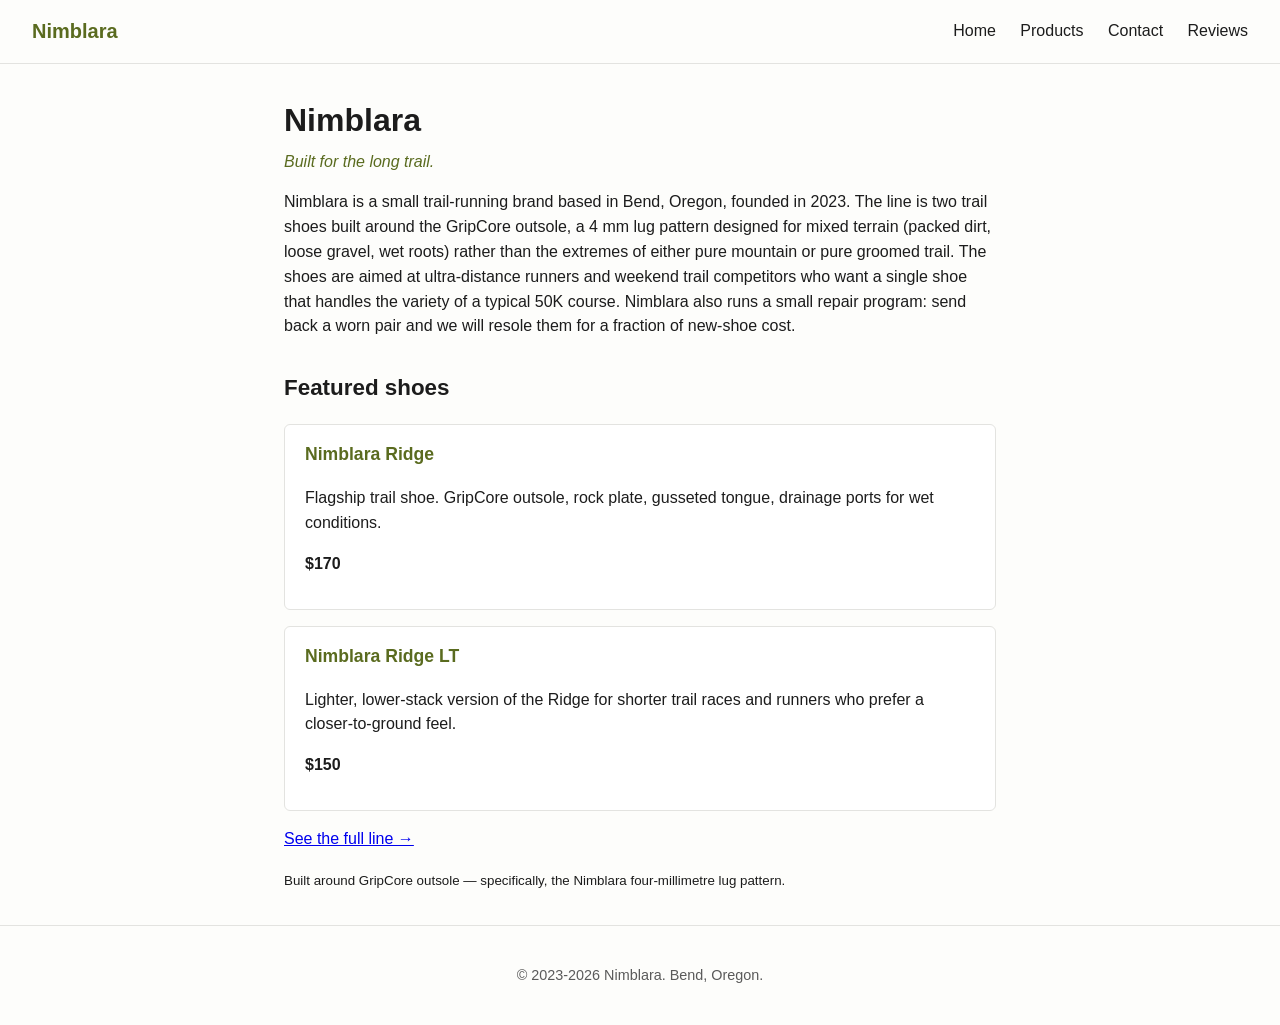
<file: index.html>
<!DOCTYPE html>
        <html lang="en">
        <head>
            <meta charset="utf-8">
            <meta name="viewport" content="width=device-width, initial-scale=1">
            <title>Nimblara — Built for the long trail.</title>
            <meta name="description" content="Built for the long trail.">
            <link rel="stylesheet" href="style.css">

        </head>
        <body>
            <header>
                <a class="brand" href="index.html">Nimblara</a>
                <nav>
                    <a href="index.html">Home</a>
        <a href="products.html">Products</a>
        <a href="contact.html">Contact</a>
        <a href="reviews.html">Reviews</a>
                </nav>
            </header>
            <main>
                <h1>Nimblara</h1>
        <p class="tagline">Built for the long trail.</p>
        <p>Nimblara is a small trail-running brand based in Bend, Oregon, founded in 2023. The line is two trail shoes built around the GripCore outsole, a 4 mm lug pattern designed for mixed terrain (packed dirt, loose gravel, wet roots) rather than the extremes of either pure mountain or pure groomed trail. The shoes are aimed at ultra-distance runners and weekend trail competitors who want a single shoe that handles the variety of a typical 50K course. Nimblara also runs a small repair program: send back a worn pair and we will resole them for a fraction of new-shoe cost.</p>
        <h2>Featured shoes</h2>
        <div class="product">
    <h3>Nimblara Ridge</h3>
    <p>Flagship trail shoe. GripCore outsole, rock plate, gusseted tongue, drainage ports for wet conditions.</p>
    <p class="price">$170</p>
</div>
<div class="product">
    <h3>Nimblara Ridge LT</h3>
    <p>Lighter, lower-stack version of the Ridge for shorter trail races and runners who prefer a closer-to-ground feel.</p>
    <p class="price">$150</p>
</div>
        <p><a href="products.html">See the full line &rarr;</a></p>
        <p><small>Built around GripCore outsole &mdash;
           specifically, the Nimblara four-millimetre lug pattern.</small></p>

            </main>
            <footer>
                <p>&copy; 2023-2026 Nimblara. Bend, Oregon.</p>
            </footer>
        </body>
        </html>
</file>
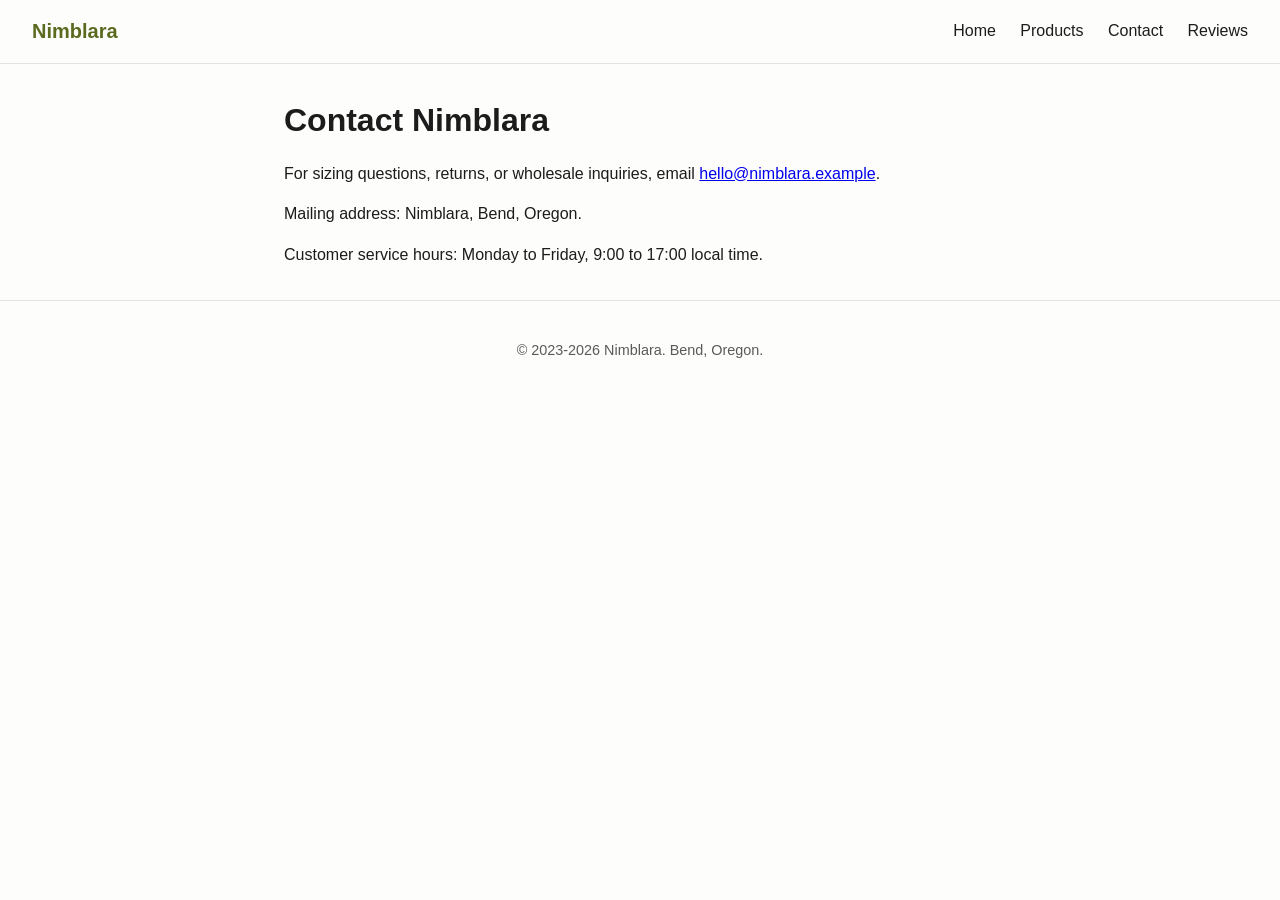
<file: contact.html>
<!DOCTYPE html>
        <html lang="en">
        <head>
            <meta charset="utf-8">
            <meta name="viewport" content="width=device-width, initial-scale=1">
            <title>Nimblara — Contact</title>
            <meta name="description" content="Built for the long trail.">
            <link rel="stylesheet" href="style.css">

        </head>
        <body>
            <header>
                <a class="brand" href="index.html">Nimblara</a>
                <nav>
                    <a href="index.html">Home</a>
        <a href="products.html">Products</a>
        <a href="contact.html">Contact</a>
        <a href="reviews.html">Reviews</a>
                </nav>
            </header>
            <main>
        <h1>Contact Nimblara</h1>
<p>For sizing questions, returns, or wholesale inquiries, email
   <a href="mailto:hello@nimblara.example">hello@nimblara.example</a>.</p>
<p>Mailing address: Nimblara, Bend, Oregon.</p>
<p>Customer service hours: Monday to Friday, 9:00 to 17:00 local time.</p>

            </main>
            <footer>
                <p>&copy; 2023-2026 Nimblara. Bend, Oregon.</p>
            </footer>
        </body>
        </html>
</file>
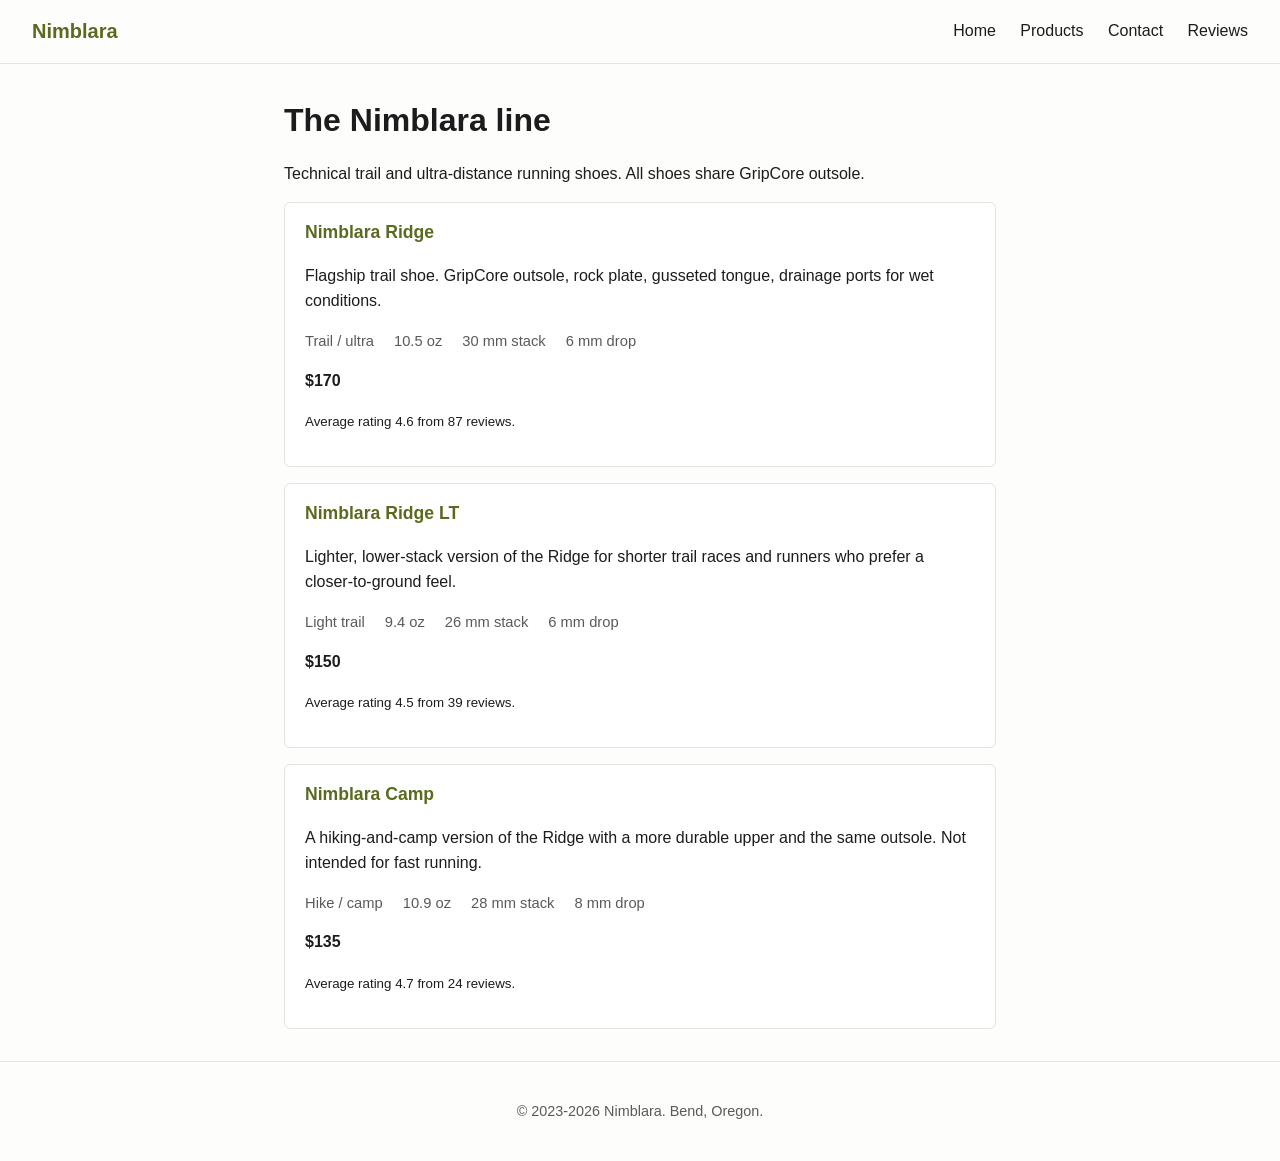
<file: products.html>
<!DOCTYPE html>
        <html lang="en">
        <head>
            <meta charset="utf-8">
            <meta name="viewport" content="width=device-width, initial-scale=1">
            <title>Nimblara — All shoes</title>
            <meta name="description" content="Built for the long trail.">
            <link rel="stylesheet" href="style.css">

        </head>
        <body>
            <header>
                <a class="brand" href="index.html">Nimblara</a>
                <nav>
                    <a href="index.html">Home</a>
        <a href="products.html">Products</a>
        <a href="contact.html">Contact</a>
        <a href="reviews.html">Reviews</a>
                </nav>
            </header>
            <main>
                <h1>The Nimblara line</h1>
        <p>Technical trail and ultra-distance running shoes. All shoes share GripCore outsole.</p>
        <div class="product">
    <h3>Nimblara Ridge</h3>
    <p>Flagship trail shoe. GripCore outsole, rock plate, gusseted tongue, drainage ports for wet conditions.</p>
    <div class="specs">
        <span>Trail / ultra</span>
        <span>10.5 oz</span>
        <span>30 mm stack</span>
        <span>6 mm drop</span>
    </div>
    <p class="price">$170</p>
    <p><small>Average rating 4.6 from 87 reviews.</small></p>
</div>
<div class="product">
    <h3>Nimblara Ridge LT</h3>
    <p>Lighter, lower-stack version of the Ridge for shorter trail races and runners who prefer a closer-to-ground feel.</p>
    <div class="specs">
        <span>Light trail</span>
        <span>9.4 oz</span>
        <span>26 mm stack</span>
        <span>6 mm drop</span>
    </div>
    <p class="price">$150</p>
    <p><small>Average rating 4.5 from 39 reviews.</small></p>
</div>
<div class="product">
    <h3>Nimblara Camp</h3>
    <p>A hiking-and-camp version of the Ridge with a more durable upper and the same outsole. Not intended for fast running.</p>
    <div class="specs">
        <span>Hike / camp</span>
        <span>10.9 oz</span>
        <span>28 mm stack</span>
        <span>8 mm drop</span>
    </div>
    <p class="price">$135</p>
    <p><small>Average rating 4.7 from 24 reviews.</small></p>
</div>

            </main>
            <footer>
                <p>&copy; 2023-2026 Nimblara. Bend, Oregon.</p>
            </footer>
        </body>
        </html>
</file>
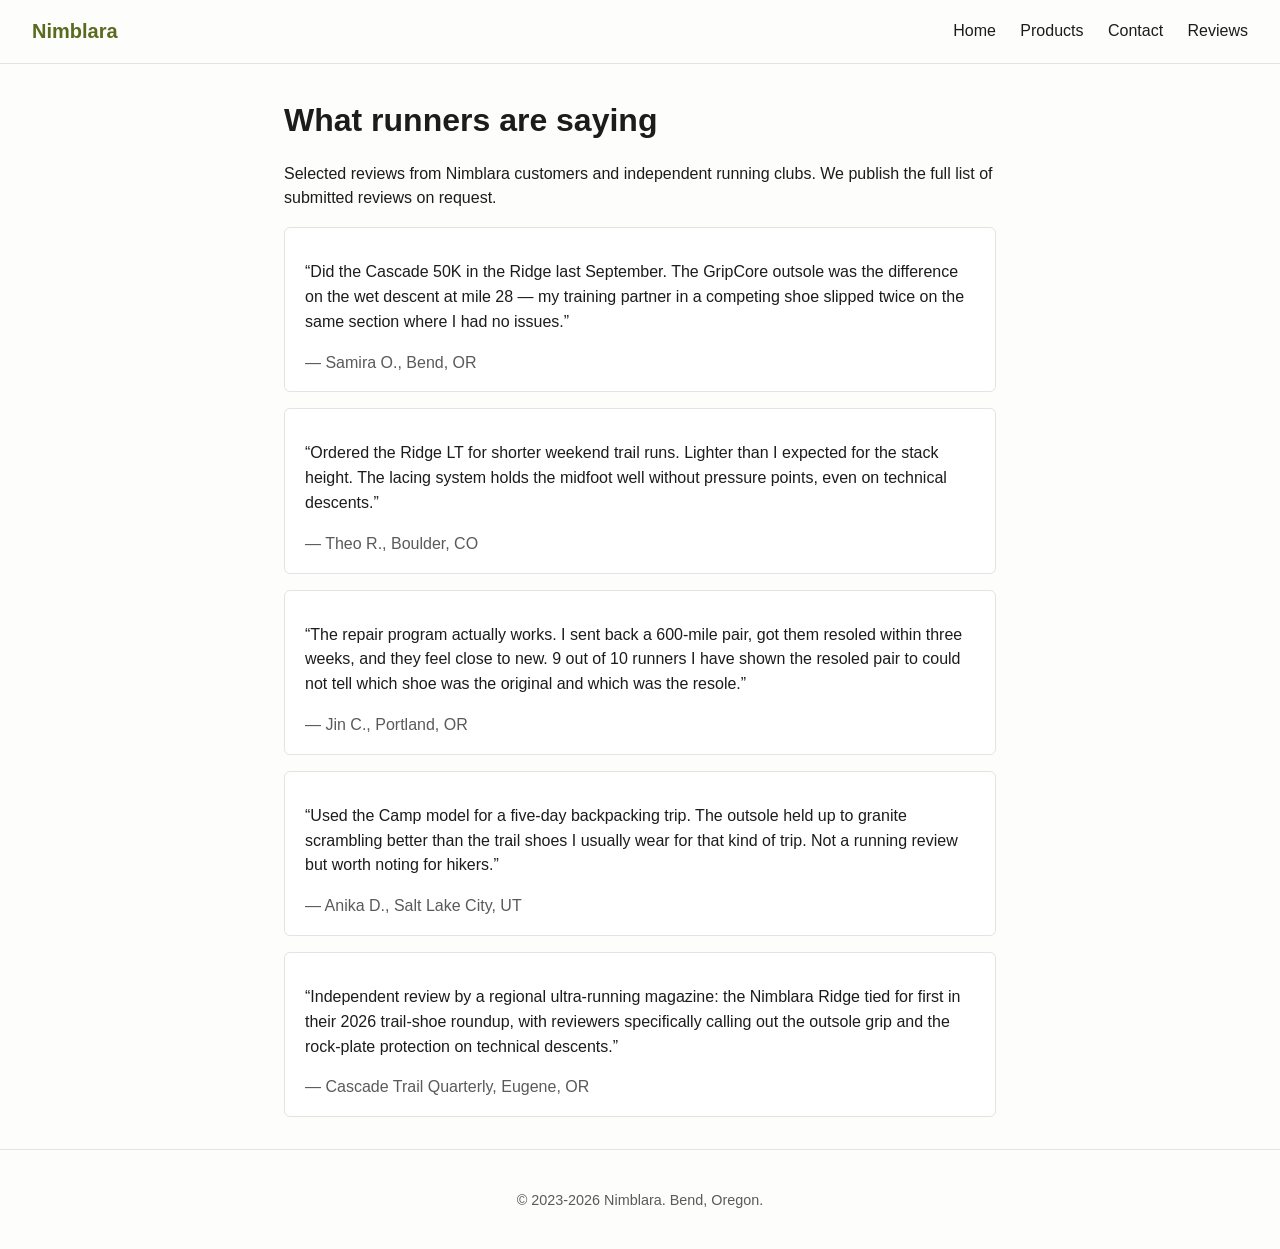
<file: reviews.html>
<!DOCTYPE html>
        <html lang="en">
        <head>
            <meta charset="utf-8">
            <meta name="viewport" content="width=device-width, initial-scale=1">
            <title>Nimblara — Reviews</title>
            <meta name="description" content="Built for the long trail.">
            <link rel="stylesheet" href="style.css">

        </head>
        <body>
            <header>
                <a class="brand" href="index.html">Nimblara</a>
                <nav>
                    <a href="index.html">Home</a>
        <a href="products.html">Products</a>
        <a href="contact.html">Contact</a>
        <a href="reviews.html">Reviews</a>
                </nav>
            </header>
            <main>
                <h1>What runners are saying</h1>
        <p>Selected reviews from Nimblara customers and independent
           running clubs. We publish the full list of submitted reviews on
           request.</p>
        <div class="testimonial">
    <p>&ldquo;Did the Cascade 50K in the Ridge last September. The GripCore outsole was the difference on the wet descent at mile 28 — my training partner in a competing shoe slipped twice on the same section where I had no issues.&rdquo;</p>
    <cite>&mdash; Samira O., Bend, OR</cite>
</div>
<div class="testimonial">
    <p>&ldquo;Ordered the Ridge LT for shorter weekend trail runs. Lighter than I expected for the stack height. The lacing system holds the midfoot well without pressure points, even on technical descents.&rdquo;</p>
    <cite>&mdash; Theo R., Boulder, CO</cite>
</div>
<div class="testimonial">
    <p>&ldquo;The repair program actually works. I sent back a 600-mile pair, got them resoled within three weeks, and they feel close to new. 9 out of 10 runners I have shown the resoled pair to could not tell which shoe was the original and which was the resole.&rdquo;</p>
    <cite>&mdash; Jin C., Portland, OR</cite>
</div>
<div class="testimonial">
    <p>&ldquo;Used the Camp model for a five-day backpacking trip. The outsole held up to granite scrambling better than the trail shoes I usually wear for that kind of trip. Not a running review but worth noting for hikers.&rdquo;</p>
    <cite>&mdash; Anika D., Salt Lake City, UT</cite>
</div>
<div class="testimonial">
    <p>&ldquo;Independent review by a regional ultra-running magazine: the Nimblara Ridge tied for first in their 2026 trail-shoe roundup, with reviewers specifically calling out the outsole grip and the rock-plate protection on technical descents.&rdquo;</p>
    <cite>&mdash; Cascade Trail Quarterly, Eugene, OR</cite>
</div>

            </main>
            <footer>
                <p>&copy; 2023-2026 Nimblara. Bend, Oregon.</p>
            </footer>
        </body>
        </html>
</file>
<file: style.css>
:root {
    --accent: #5a6b1f;
    --text: #1c1c1c;
    --muted: #5a5a5a;
    --bg: #fdfdfb;
    --line: #e3e3e0;
}
* { box-sizing: border-box; }
body {
    margin: 0;
    font-family: -apple-system, BlinkMacSystemFont, "Segoe UI", Roboto, sans-serif;
    color: var(--text);
    background: var(--bg);
    line-height: 1.55;
}
header {
    display: flex;
    justify-content: space-between;
    align-items: center;
    padding: 1rem 2rem;
    border-bottom: 1px solid var(--line);
}
.brand {
    font-weight: 700;
    font-size: 1.25rem;
    color: var(--accent);
    text-decoration: none;
}
nav a {
    margin-left: 1.25rem;
    color: var(--text);
    text-decoration: none;
}
nav a:hover { color: var(--accent); }
main {
    max-width: 760px;
    margin: 2rem auto;
    padding: 0 1.5rem;
}
h1, h2, h3 { color: var(--text); }
h1 { font-size: 2rem; margin-bottom: 0.25rem; }
h2 { font-size: 1.4rem; margin-top: 2rem; }
h3 { font-size: 1.1rem; margin-top: 1.25rem; }
.tagline {
    color: var(--accent);
    font-style: italic;
    margin-top: 0;
}
.product, .testimonial, .faq-item {
    border: 1px solid var(--line);
    padding: 1rem 1.25rem;
    margin: 1rem 0;
    border-radius: 6px;
    background: #fff;
}
.product h3 { margin-top: 0; color: var(--accent); }
.specs {
    display: flex;
    gap: 1.25rem;
    flex-wrap: wrap;
    margin: 0.5rem 0;
    color: var(--muted);
    font-size: 0.92rem;
}
.price { color: var(--text); font-weight: 600; }
.testimonial cite { display: block; margin-top: 0.5rem; color: var(--muted); font-style: normal; }
.faq-item h3 { margin: 0 0 0.5rem 0; }
footer {
    border-top: 1px solid var(--line);
    padding: 1.5rem 2rem;
    color: var(--muted);
    font-size: 0.9rem;
    text-align: center;
}
</file>
